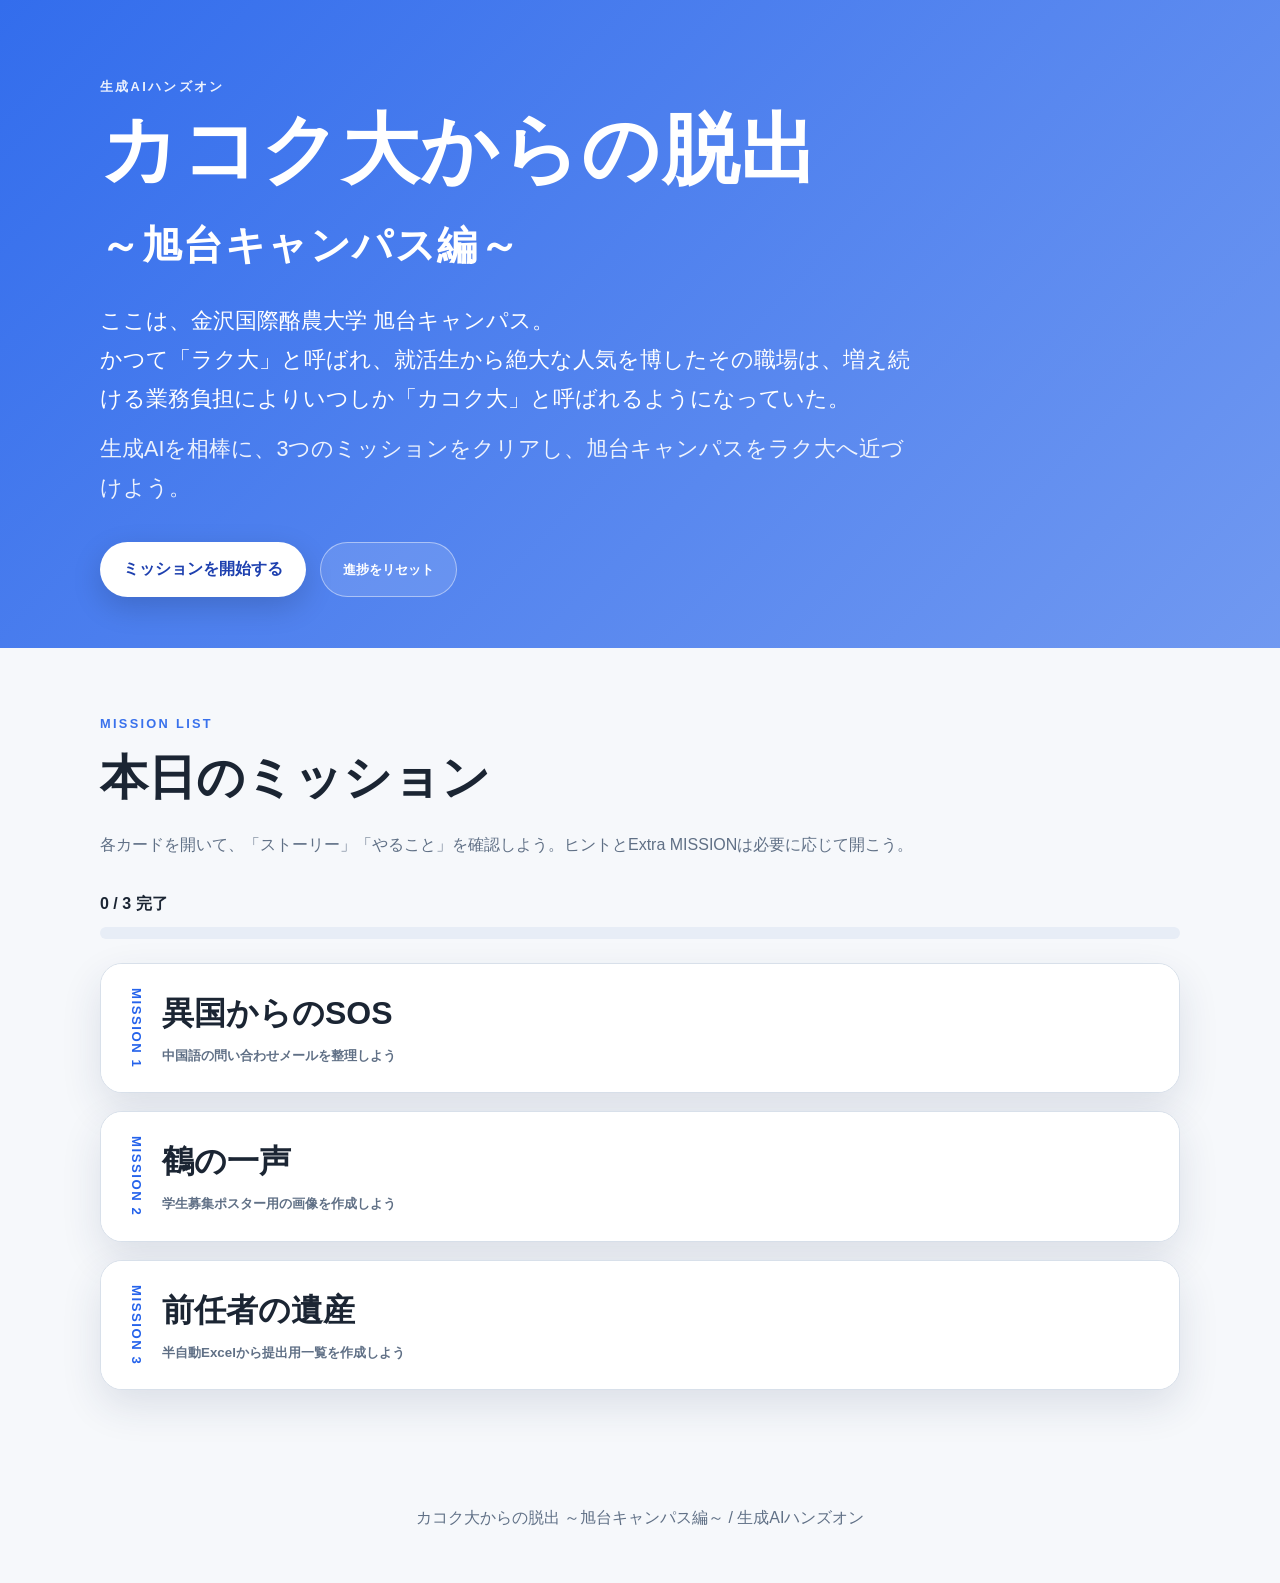
<file: index.html>
<!doctype html>
<html lang="ja">
<head>
  <meta charset="utf-8" />
  <meta name="viewport" content="width=device-width, initial-scale=1" />
  <title>カコク大からの脱出 ～旭台キャンパス編～</title>
  <link rel="stylesheet" href="style.css" />
</head>
<body>
  <header class="hero">
    <div class="hero-inner">
      <p class="eyebrow">生成AIハンズオン</p>
      <h1>カコク大からの脱出<br><span>～旭台キャンパス編～</span></h1>
      <p class="lead">
        ここは、金沢国際酪農大学 旭台キャンパス。<br>
        かつて「ラク大」と呼ばれ、就活生から絶大な人気を博したその職場は、増え続ける業務負担によりいつしか「カコク大」と呼ばれるようになっていた。
      </p>
      <p class="lead small">生成AIを相棒に、3つのミッションをクリアし、旭台キャンパスをラク大へ近づけよう。</p>
      <div class="hero-actions">
        <a href="#missions" class="btn primary">ミッションを開始する</a>
        <button class="btn ghost" id="resetProgress" type="button">進捗をリセット</button>
      </div>
    </div>
  </header>

  <main id="mainContent">
    <section class="section overview" id="missions">
      <div class="section-title">
        <p class="eyebrow">MISSION LIST</p>
        <h2>本日のミッション</h2>
        <p>各カードを開いて、「ストーリー」「やること」を確認しよう。ヒントとExtra MISSIONは必要に応じて開こう。</p>
      </div>
      <div class="progress-wrap" aria-label="進捗">
        <div class="progress-label"><span id="progressText">0 / 3 完了</span></div>
        <div class="progress-bar"><div id="progressFill"></div></div>
      </div>

      <div class="cards">
        <article class="mission-card" data-card="m1">
          <button class="card-toggle" type="button" aria-expanded="false">
            <span class="stamp">済</span>
            <span class="num">MISSION 1</span>
            <span class="title">異国からのSOS</span>
            <span class="desc">中国語の問い合わせメールを整理しよう</span>
          </button>
          <div class="card-body">
            <h3 class="section-heading">ストーリー</h3>
            <p>入試係に、中国語で書かれた難解なメールが届いた。</p>
            <p>文字数は多く、翻訳サイトにかけても要点がつかみにくい。担当者は画面を見つめたまま、何を聞かれているのか分からず頭を抱えている。</p>
            <p>あなたはふと思う。</p>
            <blockquote>「そうだ、生成AIを使ってみよう」</blockquote>
            <p>まずはこのメールの正体を明らかにしよう。</p>

            <h3 class="section-heading">やること</h3>
            <ul>
              <li>メール本文の日本語要約を作成する</li>
              <li>問い合わせ事項を箇条書きで整理する</li>
            </ul>

            <details class="fold support-material">
              <summary>メール本文</summary>
              <div class="fold-content">
                <p>Teamsで送られてきたメール本文を確認できない場合は、こちらを使用してください。</p>
                <div class="copy-box">
                  <button class="copy-btn" type="button">コピー</button>
                  <pre><code>咨詢升學相關事項

老師您好不好意思突然郵件本人目前京华现代农业大学现代农业学院智慧农业专业學生預計2027年畢業最近查閱金澤國際酪農大學資料對貴校酪農學乳品科學動物生產永續農業方向比較感興趣未來有報考想法但是日本大學院制度與中國不太一樣很多地方沒有了解清楚

目前想知道報考前是否必須提前聯繫研究室教授如果需要的話應在哪裡查看教授資訊研究方向招生情況初次郵件是否需要研究計畫或者僅自我介紹即可另外本人日語能力有限如使用英文聯繫是否沒有問題

還有入試是否可以海外實施還是必須赴日參加材料方面例如成績單在讀證明預畢業證明語言成績推薦信個人陳述等是否均需要提前準備國際學生獎學金學費減免宿舍保障是否可以申請

第一次考慮赴日升學程序不是非常清楚如郵件發送錯誤麻煩轉告相關部門十分感謝

王子昂
京华现代农业大学
现代农业学院 智慧农业专业
wangziang@example.com</code></pre>
                </div>
              </div>
            </details>

            <details class="fold">
              <summary>ヒント</summary>
              <div class="fold-content">
                <p class="notice">生成AIに入力する前に、氏名・メールアドレスなど、個人情報にあたる部分を取り除きましょう。この課題では、メール末尾の署名部分を削除すれば十分です。</p>
                <p>翻訳だけで終わらせず、「何を聞かれているか」が分かる形に整理すると、次の担当者が確認しやすくなります。</p>
                <div class="copy-box">
                  <button class="copy-btn" type="button">コピー</button>
                  <pre><code>以下は、海外の学生から届いた中国語の問い合わせメールです。

大学事務職員として対応するために、次の形式で整理してください。

1. 日本語での要約
2. 問い合わせ事項の箇条書き

返信文は作成しなくてよいです。
資料にない制度や条件は断定しないでください。

【メール本文】
（ここに署名部分を削除した本文を貼り付ける）</code></pre>
                </div>
              </div>
            </details>

            <details class="fold">
              <summary>Extra MISSION</summary>
              <div class="fold-content">
                <p>今回の対応をもとに、今後同様の外国語問い合わせが届いたときに使える「確認事項チェックリスト」を作成しよう。</p>
                <p>個人情報を削除しているか、問い合わせ内容を日本語で要約できているか、学生が知りたいことを項目ごとに分けられているかを確認できる形にしよう。</p>
              </div>
            </details>
            <label class="done"><input type="checkbox" class="done-check"> このミッションを完了</label>
          </div>
        </article>

        <article class="mission-card" data-card="m2">
          <button class="card-toggle" type="button" aria-expanded="false">
            <span class="stamp">済</span>
            <span class="num">MISSION 2</span>
            <span class="title">鶴の一声</span>
            <span class="desc">学生募集ポスター用の画像を作成しよう</span>
          </button>
          <div class="card-body">
            <h3 class="section-heading">ストーリー</h3>
            <p>企画広報係に、理事から突然の依頼が届いた。</p>
            <p>オープンキャンパスで使うポスター画像を作成してほしい。ただのキャンパス写真などではなく、受験生に「この大学で学んでみたい」と思ってもらえるような、明るく印象に残るビジュアルにしたい、とのことである。</p>
            <p>さらに厄介なことに、本学が酪農大学であることがわかるよう、「牛乳を飲んでいる人物」「建物」「牛」はかならず含めてほしいそうだ。</p>
            <p>しかし、外注する時間はない。職員の中に、すぐにポスター用のイラストを描ける人もいない。担当者は、過去の写真素材フォルダを開いたまま、どれも決め手に欠けると頭を抱えている。</p>
            <p>文字入れは後から行うため、必要なのはポスターの土台となる画像である。</p>
            <p>通りかかったあなたは、ふと思う。</p>
            <blockquote>「生成AIを使えば、ポスターに使えるビジュアル案を作れるのではないか」</blockquote>
            <p>生成AIを使って、学生募集ポスター用の画像案を作成しよう。</p>

            <h3 class="section-heading">やること</h3>
            <ul>
              <li>学生募集ポスターに使える画像案を1点作成する</li>
              <li>どのような受験生に向けた画像か説明する</li>
              <li>その画像でどのような印象を与えたいか説明する</li>
            </ul>
            <p>画像内に文字を入れる必要はありません。</p>
            <p class="notice">必須条件として、「牛乳を飲んでいる人物」「建物」「牛」を必ず画像に入れてください。</p>

            <details class="fold">
              <summary>ヒント</summary>
              <div class="fold-content">
                <p>画像生成AIには、「何を描くか」だけでなく、「何に使う画像か」「どんな雰囲気にしたいか」「画像に入れてほしい要素」「入れないでほしいもの」も伝えると、目的に合った画像になりやすくなります。</p>
                <div class="copy-box">
                  <button class="copy-btn" type="button">コピー</button>
                  <pre><code>学生募集イベントで用いるポスター用の画像を生成してください。
文字入れは後から行うので、画像内に文字は入れないでください。
以下を踏まえて生成してください。

・牛乳を飲んでいる人物（必須）
・牛（必須）
・建物（必須）
・青空
・現代的な校舎
・広い牧草地
・学びや成長を感じる雰囲気
・受験生に向けた明るい印象
・ポスターに使いやすい、余白のある構図</code></pre>
                </div>
                <p>上の例をそのまま使っても構いませんが、雰囲気や要素を変えて、自分なりのポスター画像にしてみましょう。</p>
              </div>
            </details>

            <details class="fold">
              <summary>Extra MISSION</summary>
              <div class="fold-content">
                <p>時間が余った方は、好きなテーマで画像生成を試してみてください。</p>
                <p>同じテーマで雰囲気を変える、別の画風にする、構図を変えるなど、自由に試して構いません。提出は不要です。</p>
              </div>
            </details>
            <label class="done"><input type="checkbox" class="done-check"> このミッションを完了</label>
          </div>
        </article>

        <article class="mission-card" data-card="m3">
          <button class="card-toggle" type="button" aria-expanded="false">
            <span class="stamp">済</span>
            <span class="num">MISSION 3</span>
            <span class="title">前任者の遺産</span>
            <span class="desc">半自動Excelから提出用一覧を作成しよう</span>
          </button>
          <div class="card-body">
            <h3 class="section-heading">ストーリー</h3>
            <p>総務企画係に、全学照会の回答を取りまとめる業務が舞い込んだ。</p>
            <p>担当者の手元には、Formsから出力された回答CSVと、前任者が残したExcelファイルがある。どうやらこのExcelを使えば、回答CSVを提出用の一覧表に整形できるらしい。</p>
            <p>しかし、引継ぎメモは最低限しか残っていない。どのマクロをどの順番で実行するのか、途中でどのシートを確認すればよいのか、担当者は分からずに手が止まっている。</p>
            <p>しかも、このExcelは完全自動ではないようだ。</p>
            <p>あなたは、前任者Excelを見つめながらふと思う。</p>
            <blockquote>「このExcelの構造やマクロを、生成AIに読み解いてもらえば、使い方を復元できるのではないか」</blockquote>
            <p>前任者の遺産を解読し、生成AIを相棒に、提出用ファイルを作成しよう。</p>

            <h3 class="section-heading">やること</h3>
            <ul>
              <li>前任者が残したExcelファイルの使い方を読み解く</li>
              <li>Forms出力CSVを取り込み、必要な手作業確認を行う</li>
              <li>提出用Excelファイルを出力する</li>
            </ul>
            <details class="fold">
              <summary>使用ファイル</summary>
              <div class="fold-content">
                <p>Teamsで共有された以下のファイルを使用してください。</p>
                <div class="file-boxes" aria-label="MISSION 3 使用ファイル">
                  <a class="file-box" href="./照会回答整形ツール.xlsm" download>
                    <span class="file-icon">Excel</span>
                    <span class="file-name">照会回答整形ツール.xlsm</span>
                    <span class="file-note">前任者が残した半自動Excelツール</span>
                  </a>
                  <a class="file-box" href="./Formから_照会回答.csv" download>
                    <span class="file-icon">CSV</span>
                    <span class="file-name">Formから_照会回答.csv</span>
                    <span class="file-note">Formsから出力された回答CSV</span>
                  </a>
                </div>
              </div>
            </details>

            <details class="fold">
              <summary>ヒント</summary>
              <div class="fold-content">
                <ol>
                  <li>まずは、Excelのシート構成とマクロ名をCopilotに説明してもらいましょう。</li>
                  <li>マクロを実行して止まった場合は、表示されたメッセージを手がかりに、中間シートを確認しましょう。</li>
                  <li>このExcelでは、すべてをマクロが自動で判断するわけではありません。人間が確認する列があります。今回は研修ですので、あなたの裁量で選択いただいてかまいません。</li>
                </ol>
                <p>提出用ファイル名の形式は、<code>全学照会回答一覧_提出用_yyyymmdd_hhnnss.xlsx</code> です。</p>
              </div>
            </details>

            <details class="fold">
              <summary>Extra MISSION</summary>
              <div class="fold-content">
                <p>このExcelを次の担当者が使いやすいように、Wordで操作手順書を作成しよう。</p>
                <p>余裕があれば、手作業をさらに減らすための改善案も提案しよう。</p>
              </div>
            </details>
            <label class="done"><input type="checkbox" class="done-check"> このミッションを完了</label>
          </div>
        </article>

        <article class="mission-card final-card" id="finalMission" data-card="final" hidden>
          <button class="card-toggle" type="button" aria-expanded="false">
            <span class="num">FINAL MISSION</span>
            <span class="title">謎の暗号</span>
            <span class="desc">理事から届いた謎の暗号を読み解こう</span>
          </button>
          <div class="card-body">
            <h3 class="section-heading">ストーリー</h3>
            <p>3つのミッションを乗り越え、旭台キャンパスのカコク業務は少しずつ整理されてきた。</p>
            <p>そのとき、理事から謎のメッセージが届いた。</p>
            <p>開いてみると、そこに書かれていたのは意味不明な英数字の羅列だった。</p>
            <p>普通に読んでも、何を伝えたいのか分からない。しかし、どうやらこれは暗号のようだ。</p>
            <p>生成AIを使ってこの文字列を解析し、脱出に必要なキーワードを見つけよう。</p>

            <h3 class="section-heading">やること</h3>
            <ul>
              <li>謎の暗号を生成AIに貼り付ける</li>
              <li>脱出に必要なキーワードを見つける</li>
              <li>下の入力欄にキーワードを入力する</li>
              <li>「脱出」ボタンをクリックする</li>
            </ul>

            <details class="fold support-material">
              <summary>謎のメッセージ</summary>
              <div class="fold-content">
                <p>Teamsで送られてきた謎のメッセージを確認できない場合は、こちらを使用してください。</p>
                <div class="copy-box mystery-message">
                  <button class="copy-btn" type="button">コピー</button>
                  <pre><code>[base64]</code></pre>
                </div>
              </div>
            </details>

            <div class="escape-box" aria-label="脱出キーワード入力欄">
              <label for="escapeKeyword">脱出キーワード</label>
              <div class="escape-row">
                <input id="escapeKeyword" type="text" placeholder="キーワードを入力" autocomplete="off" />
                <button id="escapeButton" class="escape-button" type="button">脱出</button>
              </div>
              <p id="escapeError" class="escape-error" role="alert" hidden>キーワードが違うようです。謎のメッセージをもう一度確認してください。</p>
            </div>

            <details class="fold">
              <summary>ヒント</summary>
              <div class="fold-content">
                <p>この文字列は、そのまま読むための文章ではありません。暗号のように、別の形に変換されている可能性があります。</p>
                <div class="copy-box">
                  <button class="copy-btn" type="button">コピー</button>
                  <pre><code>以下は理事から届いた謎の英数字の羅列です。

暗号のように見えます。
内容を読み解き、脱出に必要なキーワードを見つけてください。

【謎のメッセージ】
（ここに貼り付け）</code></pre>
                </div>
              </div>
            </details>
          </div>
        </article>
      </div>
    </section>
  </main>

  <section class="success-screen" id="successScreen" hidden>
    <div class="success-card" role="dialog" aria-modal="true" aria-labelledby="successTitle">
      <button id="closeSuccess" class="success-close" type="button" aria-label="閉じる">×</button>
      <p class="eyebrow">ESCAPE COMPLETE</p>
      <h2 id="successTitle">脱出成功です！</h2>
      <p>皆さんは、生成AIを使って、外国語の問い合わせから要点を整理し、限られた情報から新しいアイデアを形にし、前任者が残した業務ファイルを読み解くことができました。</p>
      <p>大切なのは、生成AIに仕事を丸投げすることではありません。何を知りたいのか、何を任せるのか、最後に何を確認するのかを、人間が考えながら使うことです。</p>
      <p>生成AIは、過酷な業務から脱出するための魔法ではありません。けれど、人間と一緒に考え、作業の見通しをよくし、次の一歩を踏み出しやすくしてくれる相棒です。</p>
      <p>旭台キャンパスは、今日ここから「ラク大」への第一歩を踏み出します。</p>
      <hr>
      <p class="thanks">生成AI研修は以上です。ご参加ありがとうございました。</p>
      <a class="ending-link" href="ending.html">エンディングを見る</a>
    </div>
  </section>

  <footer>
    <p>カコク大からの脱出 ～旭台キャンパス編～ / 生成AIハンズオン</p>
  </footer>

  <script>window.KAKOKU_KEYWORD_B64 = "44Op44Kv5aSn6LW35YuV";</script>
  <script src="script.js"></script>
</body>
</html>
</file>
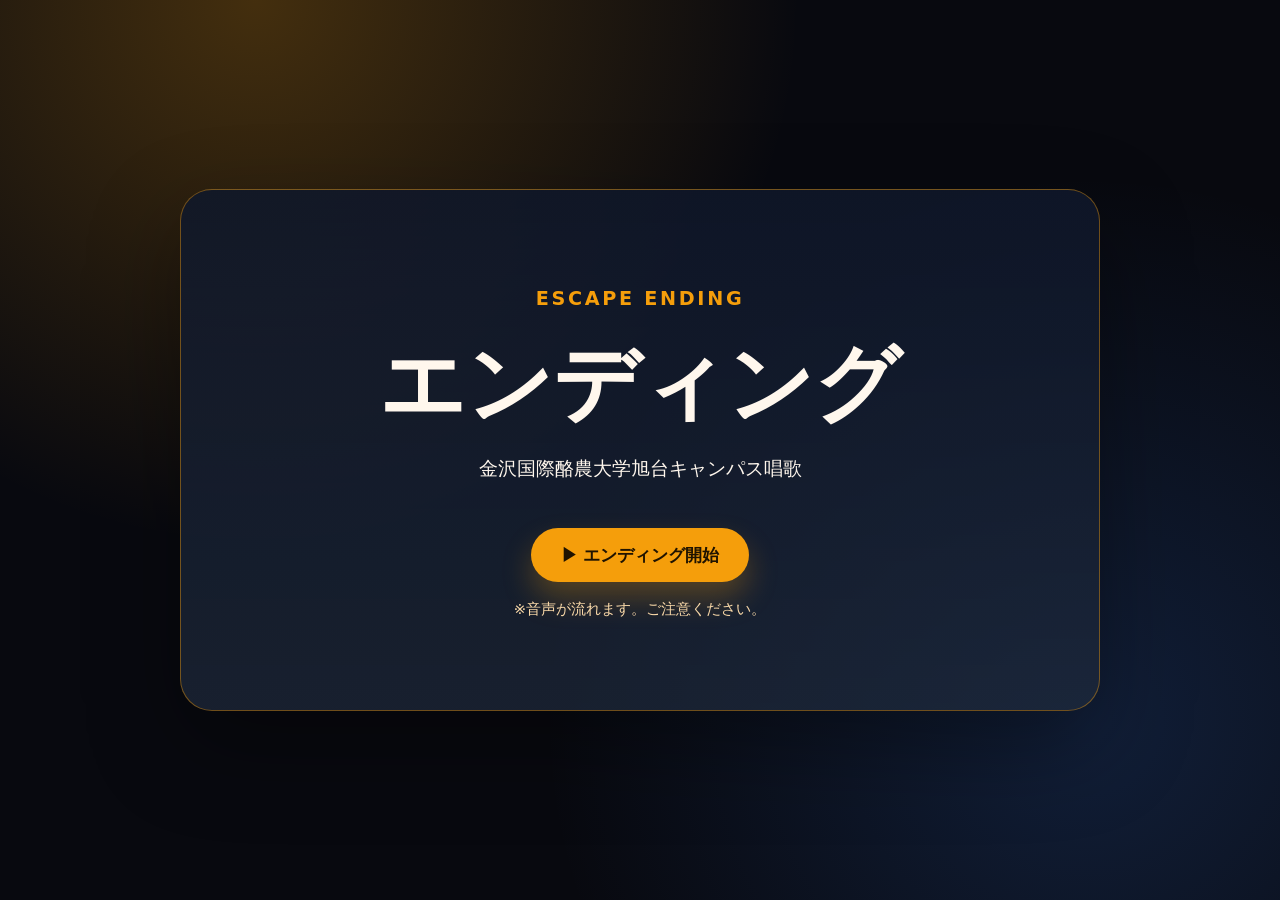
<file: ending.html>
<!doctype html>
<html lang="ja">
<head>
  <meta charset="utf-8" />
  <meta name="viewport" content="width=device-width, initial-scale=1" />
  <title>ラク大エンディング</title>
  <link rel="stylesheet" href="ending/ending.css" />
</head>
<body>
  <main class="ending-page">
    <section class="opening-panel" id="startPanel">
      <p class="eyebrow">ESCAPE ENDING</p>
      <h1>エンディング</h1>
      <p>金沢国際酪農大学旭台キャンパス唱歌</p>
      <button id="startButton" class="start-button" type="button">▶ エンディング開始</button>
      <p class="note">※音声が流れます。ご注意ください。</p>
    </section>

    <section class="stage" id="stage" hidden aria-live="polite">
      <audio id="endingAudio" src="ending/ending_song.mp3" preload="auto"></audio>

      <div class="lyric-overlay" id="lyricOverlay" aria-live="polite" hidden>
        <span id="lyricLine"></span>
      </div>

      <div class="scene title-scene" id="titleScene">
        <div class="title-card">
          <p class="eyebrow">ENDING THEME</p>
          <h2>金沢国際酪農大学<br><span>旭台キャンパス唱歌</span></h2>
          <p>カコク大からの脱出</p>
        </div>
      </div>

      <div class="scene songcard-scene" id="songCardScene" hidden>
        <img
          class="school-song-card-img"
          src="ending/images/song_card.png"
          alt="金沢国際酪農大学 旭台キャンパス唱歌 歌詞カード"
        >
      </div>

</div>

      <div class="scene slide-scene" id="posterScene" hidden>
        <div class="slide-header">
          <p class="eyebrow">MISSION 2 POSTER VISUALS</p>
          <p id="posterCounter">1 / 11</p>
        </div>
        <div class="image-grid three" id="posterGrid"></div>
      </div>

      <div class="scene photo-scene" id="photoScene" hidden>
        <div class="slide-header">
          <p class="eyebrow">みなさんの様子</p>
          <p id="photoCounter">1 / 3</p>
        </div>
        <div class="photo-stage" id="photoStage"></div>
      </div>

      <div class="scene fin-scene" id="finScene" hidden>
        <h2>Fin</h2>
        <p>生成AI研修は以上です。</p>
        <p>ご参加ありがとうございました。</p>
        <a href="index.html" class="back-link">ポータルへ戻る</a>
      </div>
    </section>
  </main>

  <script src="ending/ending.js"></script>
</body>
</html>
</file>
<file: style.css>
:root {
  --bg: #f6f8fb;
  --card: #ffffff;
  --ink: #1b2533;
  --muted: #607086;
  --line: #d8e0ea;
  --accent: #2563eb;
  --accent-dark: #1e40af;
  --accent-soft: #e8f0ff;
  --success: #d97706;
  --danger: #b91c1c;
  --shadow: 0 16px 40px rgba(30, 50, 90, .12);
  --radius: 22px;
}

* { box-sizing: border-box; }
html { scroll-behavior: smooth; }
body {
  margin: 0;
  font-family: "Yu Gothic", "游ゴシック", "YuGothic", "Hiragino Sans", "Meiryo", sans-serif;
  color: var(--ink);
  background: radial-gradient(circle at top left, #e8f1ff 0, transparent 36rem), var(--bg);
  line-height: 1.8;
}

.hero {
  min-height: 72vh;
  display: grid;
  place-items: center;
  padding: 72px 20px 48px;
  background:
    linear-gradient(135deg, rgba(37,99,235,.93), rgba(37,99,235,.64)),
    radial-gradient(circle at 80% 10%, rgba(255,255,255,.4), transparent 24rem);
  color: #fff;
}
.hero-inner { width: min(1080px, 100%); }
.eyebrow {
  margin: 0 0 10px;
  font-weight: 800;
  letter-spacing: .18em;
  font-size: .8rem;
  text-transform: uppercase;
  color: inherit;
  opacity: .9;
}
h1 {
  margin: 0;
  font-size: clamp(2.3rem, 6vw, 5.6rem);
  line-height: 1.08;
  letter-spacing: .02em;
}
h1 span { font-size: .52em; font-weight: 700; }
.lead { margin: 28px 0 0; font-size: clamp(1rem, 2vw, 1.35rem); max-width: 820px; }
.lead.small { margin-top: 12px; opacity: .9; }
.hero-actions { display: flex; gap: 14px; flex-wrap: wrap; margin-top: 34px; }
.btn {
  border: 1px solid rgba(255,255,255,.45);
  border-radius: 999px;
  padding: 12px 22px;
  font-weight: 700;
  cursor: pointer;
  text-decoration: none;
  transition: transform .15s ease, box-shadow .15s ease, background .15s ease;
}
.btn:hover { transform: translateY(-1px); }
.btn.primary { background: #fff; color: var(--accent-dark); box-shadow: 0 10px 30px rgba(0,0,0,.16); }
.btn.ghost { background: rgba(255,255,255,.12); color: #fff; }

.section { width: min(1080px, calc(100% - 36px)); margin: 0 auto; padding: 64px 0; }
.section-title h2 { margin: 0 0 10px; font-size: clamp(1.8rem, 4vw, 3rem); }
.section-title p { margin: 0; color: var(--muted); }
.overview .eyebrow { color: var(--accent); }

.progress-wrap { margin: 30px 0 24px; }
.progress-label { font-weight: 800; margin-bottom: 8px; }
.progress-bar { height: 12px; background: #e7edf6; border-radius: 999px; overflow: hidden; }
#progressFill { height: 100%; width: 0%; background: linear-gradient(90deg, var(--accent), #60a5fa); transition: width .25s ease; }

.cards { display: grid; gap: 18px; }
.mission-card {
  background: var(--card);
  border: 1px solid var(--line);
  border-radius: var(--radius);
  box-shadow: var(--shadow);
  overflow: hidden;
}
.card-toggle {
  width: 100%;
  display: grid;
  grid-template-columns: auto 1fr;
  gap: 4px 18px;
  align-items: center;
  text-align: left;
  padding: 24px 28px;
  background: #fff;
  border: 0;
  color: var(--ink);
  cursor: pointer;
  position: relative;
}
.card-toggle.static { cursor: not-allowed; opacity: .76; }
.card-toggle:active:not(:disabled) { transform: translateY(2px); }
.num { grid-column: 1; grid-row: 1 / span 2; color: var(--accent); font-weight: 900; letter-spacing: .12em; font-size: .82rem; writing-mode: vertical-rl; }
.title { font-size: clamp(1.35rem, 3vw, 2rem); font-weight: 900; }
.desc { color: var(--muted); font-weight: 600; }
.stamp {
  position: absolute;
  left: 14px;
  top: 12px;
  width: 42px;
  height: 42px;
  display: none;
  place-items: center;
  border: 3px solid var(--success);
  border-radius: 999px;
  color: var(--success);
  font-weight: 900;
  transform: rotate(-16deg);
  background: rgba(255,255,255,.92);
}
.mission-card.completed .stamp { display: grid; }
.card-body {
  display: none;
  padding: 6px 28px 30px;
  border-top: 1px solid var(--line);
  background: linear-gradient(180deg, #fff, #fbfdff);
}
.mission-card.open .card-body { display: block; }
.card-body h3 { margin: 26px 0 8px; padding-left: 12px; border-left: 5px solid var(--accent); font-size: 1.15rem; }
.card-body p { margin: 8px 0; }
.card-body blockquote {
  margin: 18px 0;
  padding: 16px 20px;
  border-left: 5px solid var(--accent);
  background: var(--accent-soft);
  font-weight: 800;
  border-radius: 12px;
}
ul, ol { padding-left: 1.5em; }
.done { display: inline-flex; gap: 8px; align-items: center; margin-top: 22px; padding: 12px 14px; border-radius: 12px; background: var(--accent-soft); font-weight: 800; }
.done input { inline-size: 18px; block-size: 18px; }

.copy-box { position: relative; margin: 12px 0; }
.copy-box pre {
  margin: 0;
  padding: 18px;
  padding-top: 44px;
  white-space: pre-wrap;
  overflow-x: auto;
  background: #0f172a;
  color: #e5e7eb;
  border-radius: 16px;
  font-size: .92rem;
  line-height: 1.7;
}
.copy-btn {
  position: absolute;
  right: 10px;
  top: 10px;
  border: 0;
  border-radius: 999px;
  background: #dbeafe;
  color: #1e3a8a;
  font-weight: 800;
  padding: 6px 12px;
  cursor: pointer;
}
.copy-btn.copied { background: #fef3c7; color: #92400e; }

.final-card { border-color: #f59e0b; }
.final-card .num, .final-card h3 { color: #b45309; border-left-color: #f59e0b; }
.final-card blockquote { border-left-color: #f59e0b; background: #fff7ed; }
.locked-card { border-style: dashed; background: #f8fafc; }
.locked-card .num { color: #94a3b8; }

.card-body h3.section-heading { margin-top: 1.6rem; }
details.fold {
  margin: 1rem 0 1.2rem;
  border: 1px solid rgba(32, 56, 96, 0.16);
  border-radius: 14px;
  background: rgba(255,255,255,0.72);
  overflow: hidden;
}
details.fold summary {
  cursor: pointer;
  padding: 0.9rem 1rem;
  font-weight: 700;
  color: #203860;
  list-style: none;
}
details.fold summary::-webkit-details-marker { display: none; }
details.fold summary::after {
  content: "＋";
  float: right;
  font-weight: 800;
}
details.fold[open] summary::after { content: "－"; }
.fold-content { padding: 0 1rem 1rem; }
.support-material summary { color: #41516c; }
.notice {
  padding: 0.9rem 1rem;
  border-left: 4px solid #4b73b9;
  background: rgba(75, 115, 185, 0.08);
  border-radius: 10px;
}
.mystery-message code { white-space: pre-wrap; word-break: break-all; }

.escape-box {
  margin: 22px 0;
  padding: 18px;
  border: 2px solid #f59e0b;
  border-radius: 18px;
  background: #fff7ed;
}
.escape-box label { display: block; font-weight: 900; color: #92400e; margin-bottom: 8px; }
.escape-row { display: flex; gap: 10px; flex-wrap: wrap; }
.escape-row input {
  flex: 1 1 220px;
  min-width: 0;
  padding: 12px 14px;
  border: 1px solid #f4c56a;
  border-radius: 12px;
  font: inherit;
  background: #fff;
}
.escape-button {
  padding: 12px 22px;
  border: 0;
  border-radius: 12px;
  background: #d97706;
  color: #fff;
  font-weight: 900;
  cursor: pointer;
}
.escape-error { color: var(--danger); font-weight: 800; }


.success-screen {
  position: fixed;
  inset: 0;
  z-index: 1000;
  display: grid;
  place-items: center;
  padding: 30px 18px;
  background: rgba(15, 23, 42, .42);
  backdrop-filter: blur(5px);
}
.success-screen[hidden] { display: none; }
.success-card {
  width: min(920px, 100%);
  max-height: min(86vh, 780px);
  overflow: auto;
  padding: clamp(28px, 5vw, 56px);
  border-radius: 28px;
  background:
    radial-gradient(circle at 90% 0, rgba(251,191,36,.35), transparent 20rem),
    linear-gradient(180deg, #fff, #fffbeb);
  border: 2px solid #f59e0b;
  box-shadow: 0 30px 80px rgba(15, 23, 42, .28);
  position: relative;
  opacity: 0;
  transform: translateY(36px) scale(.98);
}
.success-close {
  position: sticky;
  top: 0;
  float: right;
  width: 42px;
  height: 42px;
  margin: -12px -12px 8px 16px;
  border: 0;
  border-radius: 999px;
  background: rgba(146, 64, 14, .12);
  color: #92400e;
  font-size: 1.6rem;
  font-weight: 900;
  line-height: 1;
  cursor: pointer;
}
.success-close:hover {
  background: rgba(146, 64, 14, .2);
}
.success-screen:not(.show) .success-card {
  animation: none;
}
.success-screen.show .success-card {
  animation: floatUp .72s cubic-bezier(.16, 1, .3, 1) forwards;
}
@keyframes floatUp {
  from { opacity: 0; transform: translateY(42px) scale(.98); }
  to { opacity: 1; transform: translateY(0) scale(1); }
}
.success-card .eyebrow { color: #b45309; }
.success-card h2 { margin: 0 0 20px; font-size: clamp(2rem, 5vw, 4rem); color: #92400e; line-height: 1.15; }
.success-card hr { border: 0; border-top: 1px solid #f4c56a; margin: 28px 0; }
.thanks { font-size: 1.18rem; font-weight: 900; }
body.escape-complete { overflow: hidden; }

footer { text-align: center; padding: 34px 20px; color: var(--muted); }

@media (max-width: 680px) {
  .card-toggle { padding: 22px 20px; grid-template-columns: 1fr; }
  .num { writing-mode: horizontal-tb; grid-row: auto; }
  .card-body { padding: 4px 20px 26px; }
  .hero { min-height: auto; }
  .escape-row { display: block; }
  .escape-row input, .escape-button { width: 100%; }
  .escape-button { margin-top: 10px; }
}


.file-boxes {
  display: grid;
  gap: 12px;
  margin-top: 12px;
}

.file-box {
  display: grid;
  grid-template-columns: 62px 1fr;
  column-gap: 14px;
  row-gap: 4px;
  align-items: center;
  padding: 14px 16px;
  border: 1px solid rgba(30, 64, 175, 0.18);
  border-radius: 16px;
  background: rgba(255, 255, 255, 0.72);
  color: inherit;
  text-decoration: none;
  box-shadow: 0 8px 20px rgba(30, 64, 175, 0.06);
  transition: transform 0.18s ease, box-shadow 0.18s ease, border-color 0.18s ease;
}

.file-box:hover,
.file-box:focus-visible {
  transform: translateY(-2px);
  border-color: rgba(30, 64, 175, 0.34);
  box-shadow: 0 12px 26px rgba(30, 64, 175, 0.10);
}

.file-icon {
  grid-row: 1 / span 2;
  display: inline-flex;
  align-items: center;
  justify-content: center;
  min-height: 42px;
  border-radius: 12px;
  background: rgba(30, 64, 175, 0.10);
  color: #1e40af;
  font-size: 0.78rem;
  font-weight: 700;
  letter-spacing: 0.04em;
}

.file-name {
  font-weight: 700;
}

.file-note {
  color: #64748b;
  font-size: 0.92rem;
}


.ending-link {
  display: inline-flex;
  align-items: center;
  justify-content: center;
  margin-top: 18px;
  padding: 12px 22px;
  border-radius: 999px;
  background: #92400e;
  color: #fff;
  font-weight: 900;
  text-decoration: none;
  box-shadow: 0 12px 24px rgba(146, 64, 14, .22);
}
.ending-link:hover,
.ending-link:focus-visible {
  background: #78350f;
}
</file>
<file: ending/ending.css>
:root {
  --bg: #08090f;
  --text: #fff7ed;
  --muted: #f8d8a8;
  --gold: #f59e0b;
}
* { box-sizing: border-box; }
body {
  margin: 0;
  min-height: 100vh;
  font-family: "Yu Gothic", "游ゴシック", system-ui, sans-serif;
  background:
    radial-gradient(circle at 20% 0%, rgba(245, 158, 11, .25), transparent 34rem),
    radial-gradient(circle at 85% 80%, rgba(59, 130, 246, .18), transparent 34rem),
    var(--bg);
  color: var(--text);
}
.ending-page {
  min-height: 100vh;
  display: grid;
  place-items: center;
  padding: clamp(12px, 2.6vw, 36px);
}
.opening-panel {
  width: min(920px, 100%);
  padding: clamp(32px, 7vw, 72px);
  border: 1px solid rgba(245, 158, 11, .42);
  border-radius: 32px;
  background: linear-gradient(180deg, rgba(15, 23, 42, .88), rgba(30, 41, 59, .72));
  box-shadow: 0 34px 90px rgba(0,0,0,.34);
  text-align: center;
}
.eyebrow {
  color: var(--gold);
  font-weight: 900;
  letter-spacing: .14em;
  font-size: .84rem;
}
h1, h2 { margin: 0; line-height: 1.15; }
h1 { font-size: clamp(2.4rem, 8vw, 5.3rem); }
.opening-panel p { font-size: clamp(1rem, 2vw, 1.2rem); line-height: 1.8; }
.start-button {
  margin-top: 22px;
  padding: 15px 30px;
  border: 0;
  border-radius: 999px;
  background: var(--gold);
  color: #1f1300;
  font-size: 1.08rem;
  font-weight: 900;
  cursor: pointer;
  box-shadow: 0 16px 30px rgba(245,158,11,.28);
}
.note { color: var(--muted); font-size: .92rem !important; }
.stage {
  width: min(1280px, 100%);
  min-height: min(82vh, 850px);
  position: relative;
  overflow: hidden;
  border-radius: 30px;
  border: 1px solid rgba(245, 158, 11, .34);
  background: #05060a;
  box-shadow: 0 30px 100px rgba(0,0,0,.5);
}
.stage::before {
  content: "";
  position: absolute;
  inset: 0;
  background:
    linear-gradient(90deg, rgba(0,0,0,.34), transparent 20%, transparent 80%, rgba(0,0,0,.34)),
    radial-gradient(circle at 50% 20%, rgba(245,158,11,.18), transparent 32rem);
  pointer-events: none;
  z-index: 2;
}
.scene {
  position: absolute;
  inset: 0;
  display: grid;
  place-items: center;
  padding: clamp(24px, 4vw, 54px);
  text-align: center;
  opacity: 0;
  transform: translateY(18px) scale(.99);
  transition: opacity .9s ease, transform .9s ease;
}
.scene.active { opacity: 1; transform: translateY(0) scale(1); }
.scene[hidden] { display: none; }
.title-card {
  position: relative;
  z-index: 3;
  padding: clamp(28px, 5vw, 54px) clamp(34px, 6vw, 72px);
  border-radius: 28px;
  background: rgba(0,0,0,.35);
  border: 1px solid rgba(255,255,255,.16);
  box-shadow: 0 24px 70px rgba(0,0,0,.42);
  backdrop-filter: blur(8px);
}
.title-card h2 {
  font-family: "Yu Mincho", "游明朝", "Hiragino Mincho ProN", serif;
  font-size: clamp(2.2rem, 6vw, 5.6rem);
  letter-spacing: .08em;
  text-shadow: 0 6px 28px rgba(0,0,0,.45);
}
.title-card h2 span { font-size: .72em; }
.title-card p:last-child { color: var(--muted); font-weight: 800; font-size: clamp(1.05rem, 2vw, 1.4rem); }
.songcard-scene {
  background: radial-gradient(circle at 50% 35%, rgba(245,158,11,.16), transparent 34rem);
}
.school-song-card {
  position: relative;
  z-index: 4;
  width: min(1080px, 96%);
  height: min(610px, 78vh);
  padding: clamp(22px, 3vw, 38px) clamp(26px, 4vw, 48px);
  background: linear-gradient(180deg, #fffdf8, #fff7e8);
  color: #171717;
  border: clamp(10px, 1.3vw, 15px) solid #7a3f12;
  box-shadow: inset 0 0 0 3px #c28a4a, inset 0 0 0 10px rgba(122,63,18,.08), 0 30px 85px rgba(0,0,0,.45);
  display: grid;
  grid-template-columns: auto auto auto 1fr;
  grid-template-areas: "title name meta lyrics";
  column-gap: clamp(18px, 3vw, 42px);
  align-items: center;
  animation: songCardIn 1.15s ease both;
}
.song-title, .song-name, .song-meta, .song-lyrics-vertical {
  writing-mode: vertical-rl;
  text-orientation: mixed;
  font-family: "Yu Mincho", "游明朝", "Hiragino Mincho ProN", serif;
  font-weight: 800;
}
.song-title { grid-area: title; font-size: clamp(2.2rem, 4vw, 3.4rem); letter-spacing: .22em; }
.song-name { grid-area: name; display: flex; flex-direction: row-reverse; gap: 12px; font-size: clamp(1.55rem, 3vw, 2.55rem); line-height: 1.45; letter-spacing: .16em; }
.song-meta { grid-area: meta; display: flex; flex-direction: row-reverse; gap: 24px; font-size: clamp(.86rem, 1.3vw, 1.1rem); line-height: 1.7; letter-spacing: .12em; }
.song-lyrics-vertical {
  grid-area: lyrics;
  height: 100%;
  display: flex;
  flex-direction: row-reverse;
  gap: clamp(16px, 2.3vw, 30px);
  align-items: flex-start;
  justify-content: center;
  font-size: clamp(.82rem, 1.38vw, 1.06rem);
  line-height: 1.9;
  letter-spacing: .08em;
}
.song-lyrics-vertical p { margin: 0; }
@keyframes songCardIn { from { opacity: 0; transform: translateY(18px) scale(.985); filter: blur(4px); } to { opacity: 1; transform: translateY(0) scale(1); filter: blur(0); } }
.slide-scene, .photo-scene { display: block; text-align: left; }
.slide-header {
  position: relative;
  z-index: 3;
  display: flex;
  align-items: center;
  justify-content: space-between;
  gap: 16px;
  margin-bottom: 20px;
  transition: opacity .85s ease, transform .85s ease, filter .85s ease;
}
.slide-header.is-fading { opacity: .28; transform: translateY(8px); filter: blur(5px); }
.slide-header p { margin: 0; }
#posterCounter, #photoCounter { color: var(--muted); font-weight: 800; }
.image-grid {
  position: relative;
  z-index: 3;
  display: grid;
  gap: clamp(12px, 2vw, 24px);
  height: calc(100% - 46px);
  min-height: 520px;
  transition: opacity .85s ease, transform .85s ease, filter .85s ease;
}
.image-grid.three { grid-template-columns: repeat(3, 1fr); }
.image-grid.is-fading, .photo-stage.is-fading { opacity: .08; transform: translateY(10px) scale(1.01); filter: blur(10px); }

.image-slot, .photo-slot {
  position: relative;
  overflow: hidden;
  border-radius: 24px;
  background:
    linear-gradient(180deg, rgba(255,255,255,.10), rgba(255,255,255,.04));
  border: 1px solid rgba(255,255,255,.14);
  box-shadow: 0 18px 44px rgba(0,0,0,.32);
  opacity: 0;
  transform: translateY(18px) scale(.985);
  animation: slotFadeIn .95s ease forwards;
  animation-delay: var(--delay, 0s);
}

.image-slot {
  aspect-ratio: 3 / 4;
  display: flex;
  align-items: center;
  justify-content: center;
  padding: clamp(10px, 1.2vw, 14px);
}

.image-slot img {
  width: 100%;
  height: 100%;
  object-fit: contain;
  display: block;
  border-radius: 16px;
  background: rgba(255,255,255,.02);
  box-shadow: 0 10px 26px rgba(0,0,0,.18);
  transform: scale(1.01);
  animation: slowZoom 10s linear forwards;
}

.photo-slot {
  width: min(1120px, 96%);
  height: min(620px, 78vh);
  margin: 0 auto;
  display: flex;
  align-items: center;
  justify-content: center;
  padding: clamp(12px, 1.3vw, 18px);
}

.photo-slot img {
  width: 100%;
  height: 100%;
  object-fit: cover;
  display: block;
  border-radius: 18px;
  box-shadow: 0 10px 26px rgba(0,0,0,.18);
  transform: scale(1.01);
  animation: slowZoom 10s linear forwards;
}
.image-slot.missing, .photo-slot.missing { display: grid; place-items: center; color: rgba(255,255,255,.68); font-weight: 800; line-height: 1.6; text-align: center; padding: 18px; }
.photo-stage {
  position: relative;
  z-index: 3;
  width: 100%;
  height: calc(100% - 46px);
  min-height: 540px;
  display: grid;
  place-items: center;
  transition: opacity .85s ease, transform .85s ease, filter .85s ease;
}
.photo-slot {
  width: min(1120px, 96%);
  height: min(630px, 72vh);
  aspect-ratio: 16 / 9;
  margin: 0 auto;
}
.photo-slot img { object-fit: cover; }
@keyframes slowZoom { from { transform: scale(1.02); } to { transform: scale(1.08); } }
@keyframes slotFadeIn { from { opacity: 0; transform: translateY(18px) scale(.985); } to { opacity: 1; transform: translateY(0) scale(1); } }
.lyric-overlay {
  position: absolute;
  left: 50%;
  bottom: clamp(18px, 4vw, 34px);
  z-index: 8;
  width: min(980px, calc(100% - 36px));
  padding: 13px 22px;
  border-radius: 999px;
  background: rgba(0, 0, 0, .58);
  border: 1px solid rgba(255, 255, 255, .22);
  box-shadow: 0 18px 48px rgba(0,0,0,.36);
  backdrop-filter: blur(10px);
  transform: translate(-50%, 14px);
  opacity: 0;
  text-align: center;
  transition: opacity .42s ease, transform .42s ease;
  pointer-events: none;
}
.lyric-overlay.show { opacity: 1; transform: translate(-50%, 0); }
.lyric-overlay[hidden] { display: none; }
.lyric-overlay span { display: block; color: #fff7ed; font-size: clamp(1.08rem, 2.3vw, 1.8rem); line-height: 1.5; font-weight: 900; letter-spacing: .04em; text-shadow: 0 2px 12px rgba(0,0,0,.75); }
.fin-scene h2 { font-family: Georgia, "Times New Roman", serif; font-size: clamp(4rem, 13vw, 10rem); font-weight: 500; letter-spacing: .08em; text-shadow: 0 8px 34px rgba(0,0,0,.5); }
.fin-scene p { margin: 10px 0 0; font-size: clamp(1.1rem, 2.2vw, 1.55rem); font-weight: 700; }
.back-link { display: inline-flex; margin-top: 28px; padding: 11px 20px; border: 1px solid rgba(255,255,255,.35); border-radius: 999px; color: var(--text); text-decoration: none; font-weight: 800; }
@media (max-width: 800px) {
  .stage { min-height: 88vh; }
  .image-grid.three { grid-template-columns: 1fr; min-height: auto; height: auto; }
  .image-slot { min-height: 28vh; }
  .photo-stage { min-height: 60vh; }
  .slide-scene, .photo-scene { overflow: auto; }
  .school-song-card { height: min(680px, 86vh); grid-template-columns: auto auto 1fr; grid-template-areas: "title name lyrics" "meta meta lyrics"; column-gap: 18px; padding: 22px; }
  .song-meta { font-size: .78rem; gap: 12px; }
  .song-lyrics-vertical { font-size: .72rem; gap: 12px; line-height: 1.7; }
}


/* v23: 歌詞カードはCSS縦書きではなく、画像をそのまま表示する */
.school-song-card.image-card {
  width: min(1120px, 94%);
  height: min(630px, 78vh);
  padding: 0;
  background: transparent;
  border: 0;
  box-shadow: 0 30px 90px rgba(0,0,0,.42);
  display: grid;
  place-items: center;
  animation: songCardIn 1.15s ease both;
}
.school-song-card.image-card[hidden] {
  display: none;
}
.school-song-card.image-card img {
  width: 100%;
  height: 100%;
  object-fit: contain;
  display: block;
  border-radius: 6px;
}
@media (max-width: 800px) {
  .school-song-card.image-card {
    width: 96%;
    height: min(64vh, 520px);
    padding: 0;
  }
}


/* v24: 17〜32秒の歌詞カードは画像ファイルをそのまま表示する */
.songcard-scene {
  padding: clamp(18px, 3vw, 42px);
}

.school-song-card-img {
  position: relative;
  z-index: 4;
  display: block;
  width: min(1140px, 94%);
  height: min(640px, 80vh);
  object-fit: contain;
  margin: 0 auto;
  border-radius: 6px;
  box-shadow: 0 30px 90px rgba(0,0,0,.42);
  animation: songCardIn 1.15s ease both;
}

@media (max-width: 800px) {
  .school-song-card-img {
    width: 96%;
    height: min(64vh, 520px);
  }
}


/* v25: 歌詞カード画像のはみ出し防止。親ステージ内に必ず収める */
.songcard-scene {
  overflow: hidden;
  padding: clamp(18px, 3vw, 42px) !important;
}

.school-song-card-img {
  position: relative;
  z-index: 4;
  display: block;
  width: auto !important;
  height: auto !important;
  max-width: calc(100% - 48px) !important;
  max-height: calc(100% - 48px) !important;
  object-fit: contain !important;
  margin: 0 auto;
  border-radius: 6px;
  box-shadow: 0 30px 90px rgba(0,0,0,.42);
  animation: songCardIn 1.15s ease both;
}

@media (max-width: 800px) {
  .school-song-card-img {
    max-width: calc(100% - 18px) !important;
    max-height: calc(100% - 18px) !important;
  }
}
</file>
